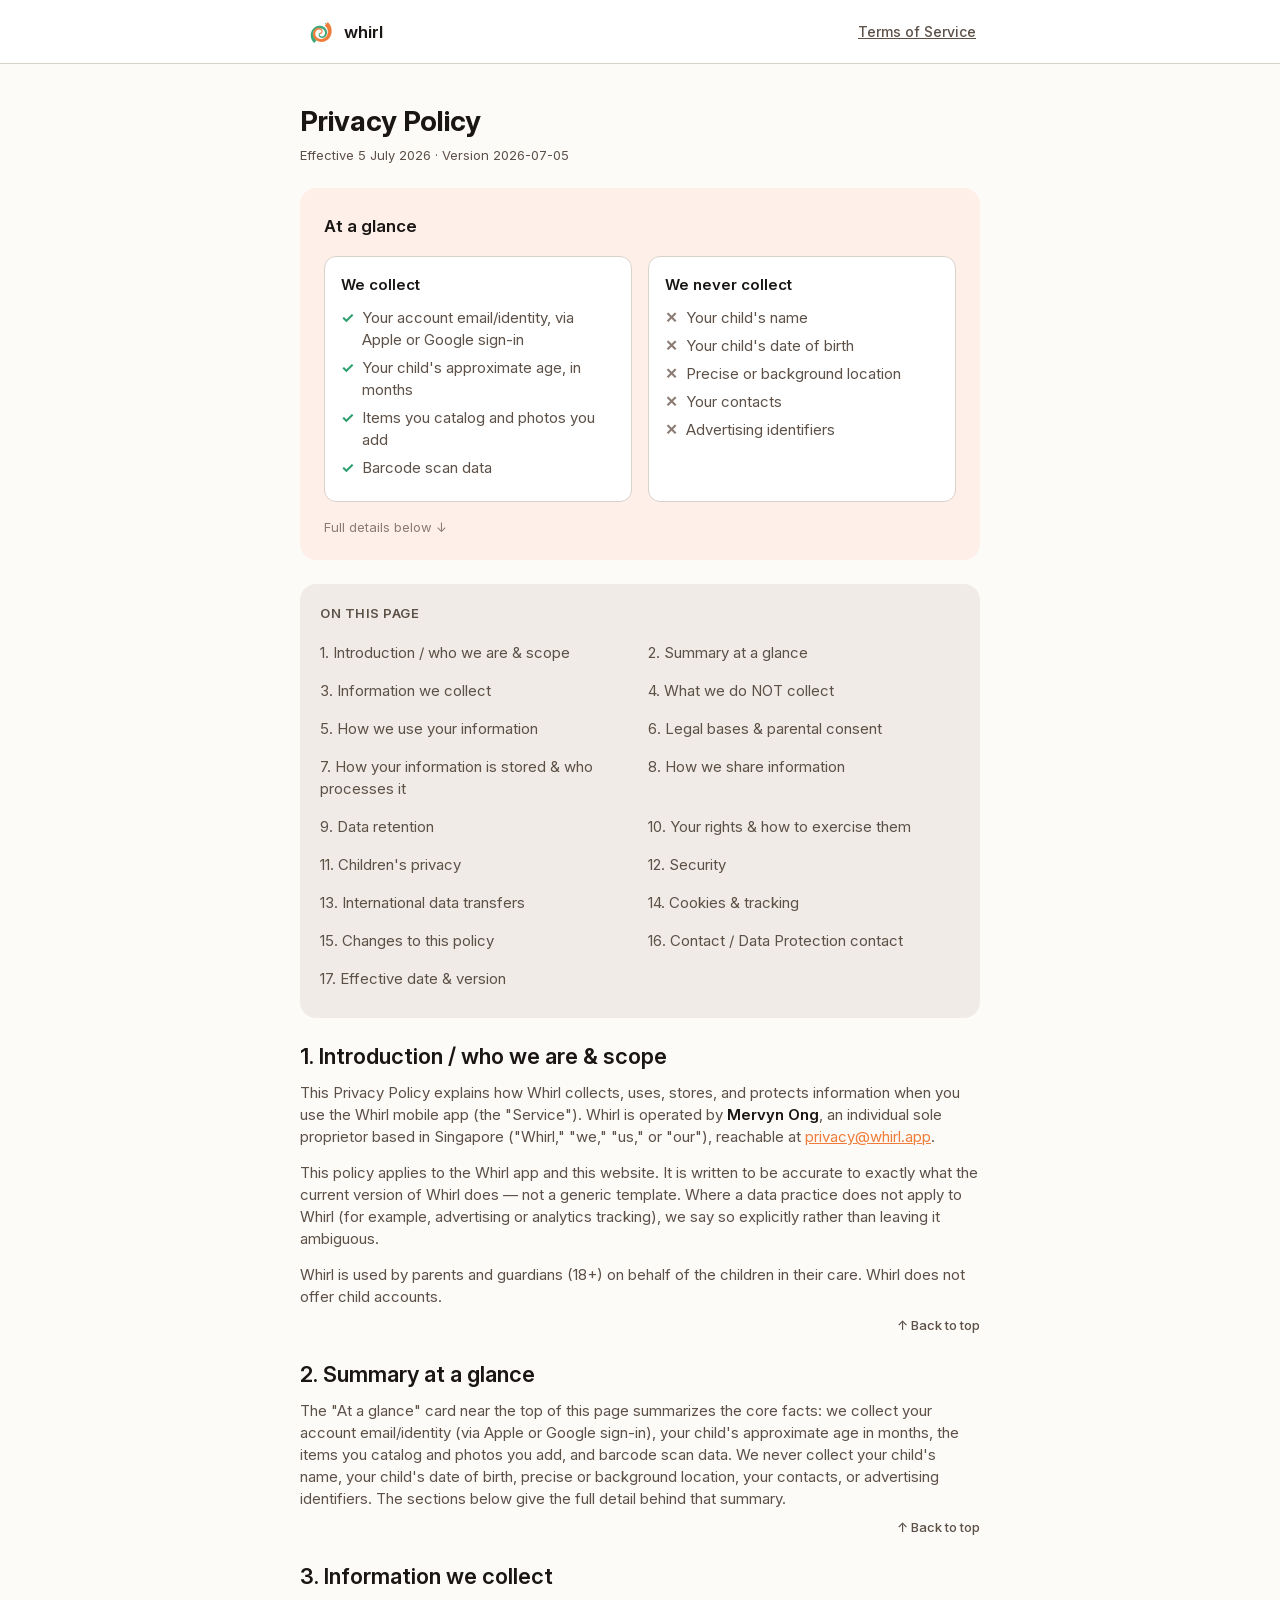
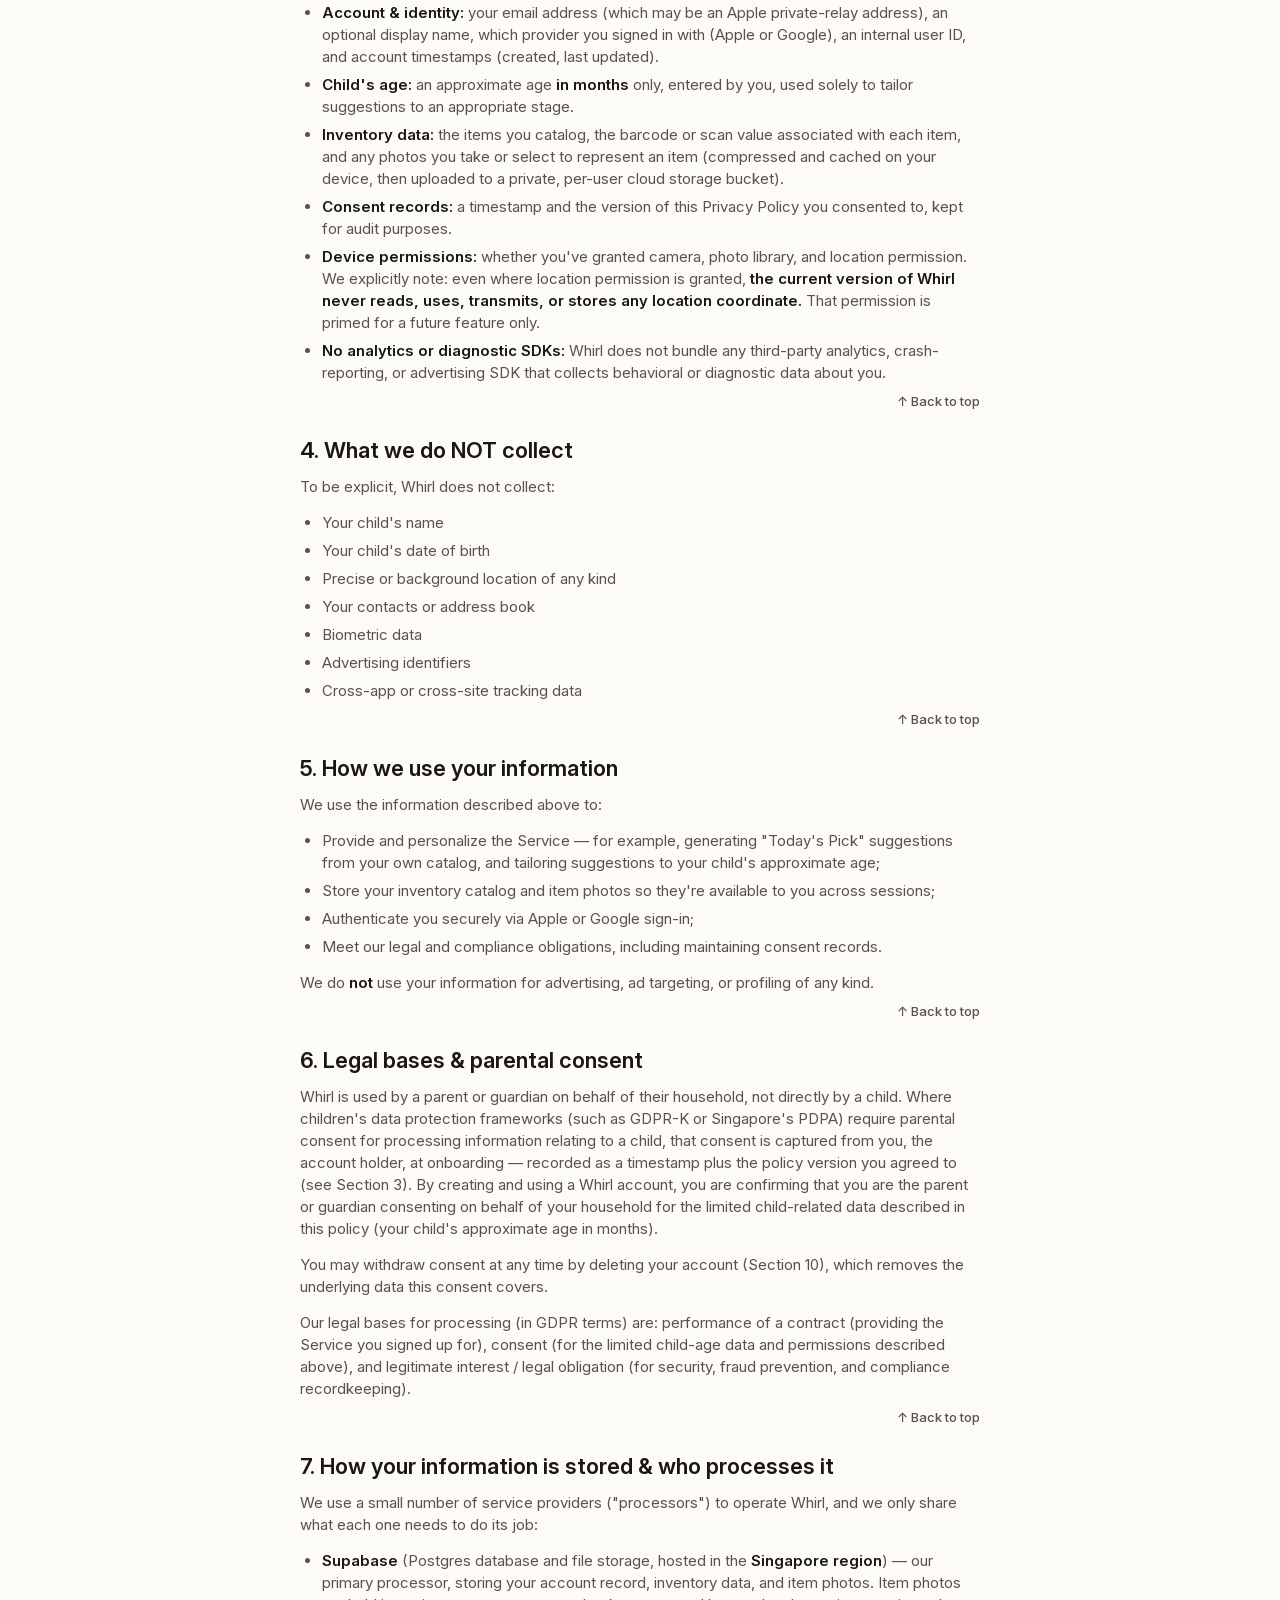
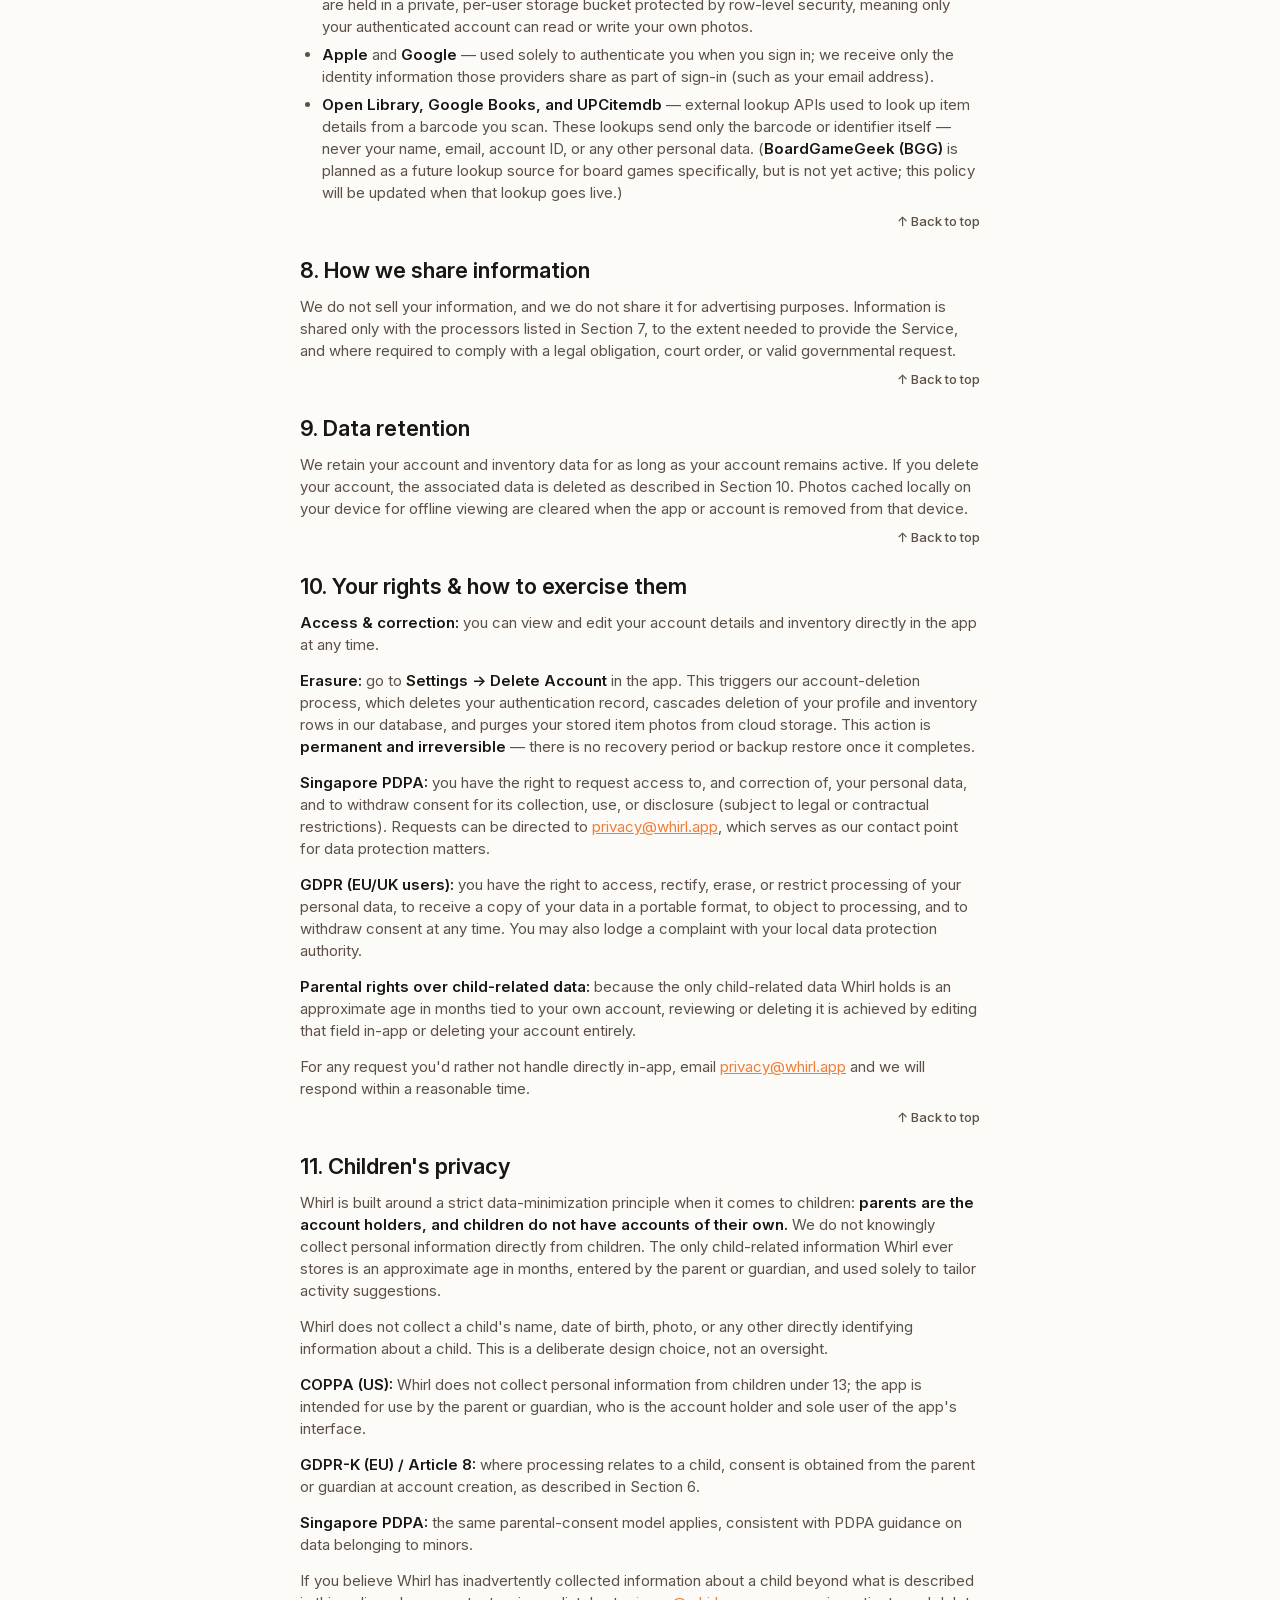
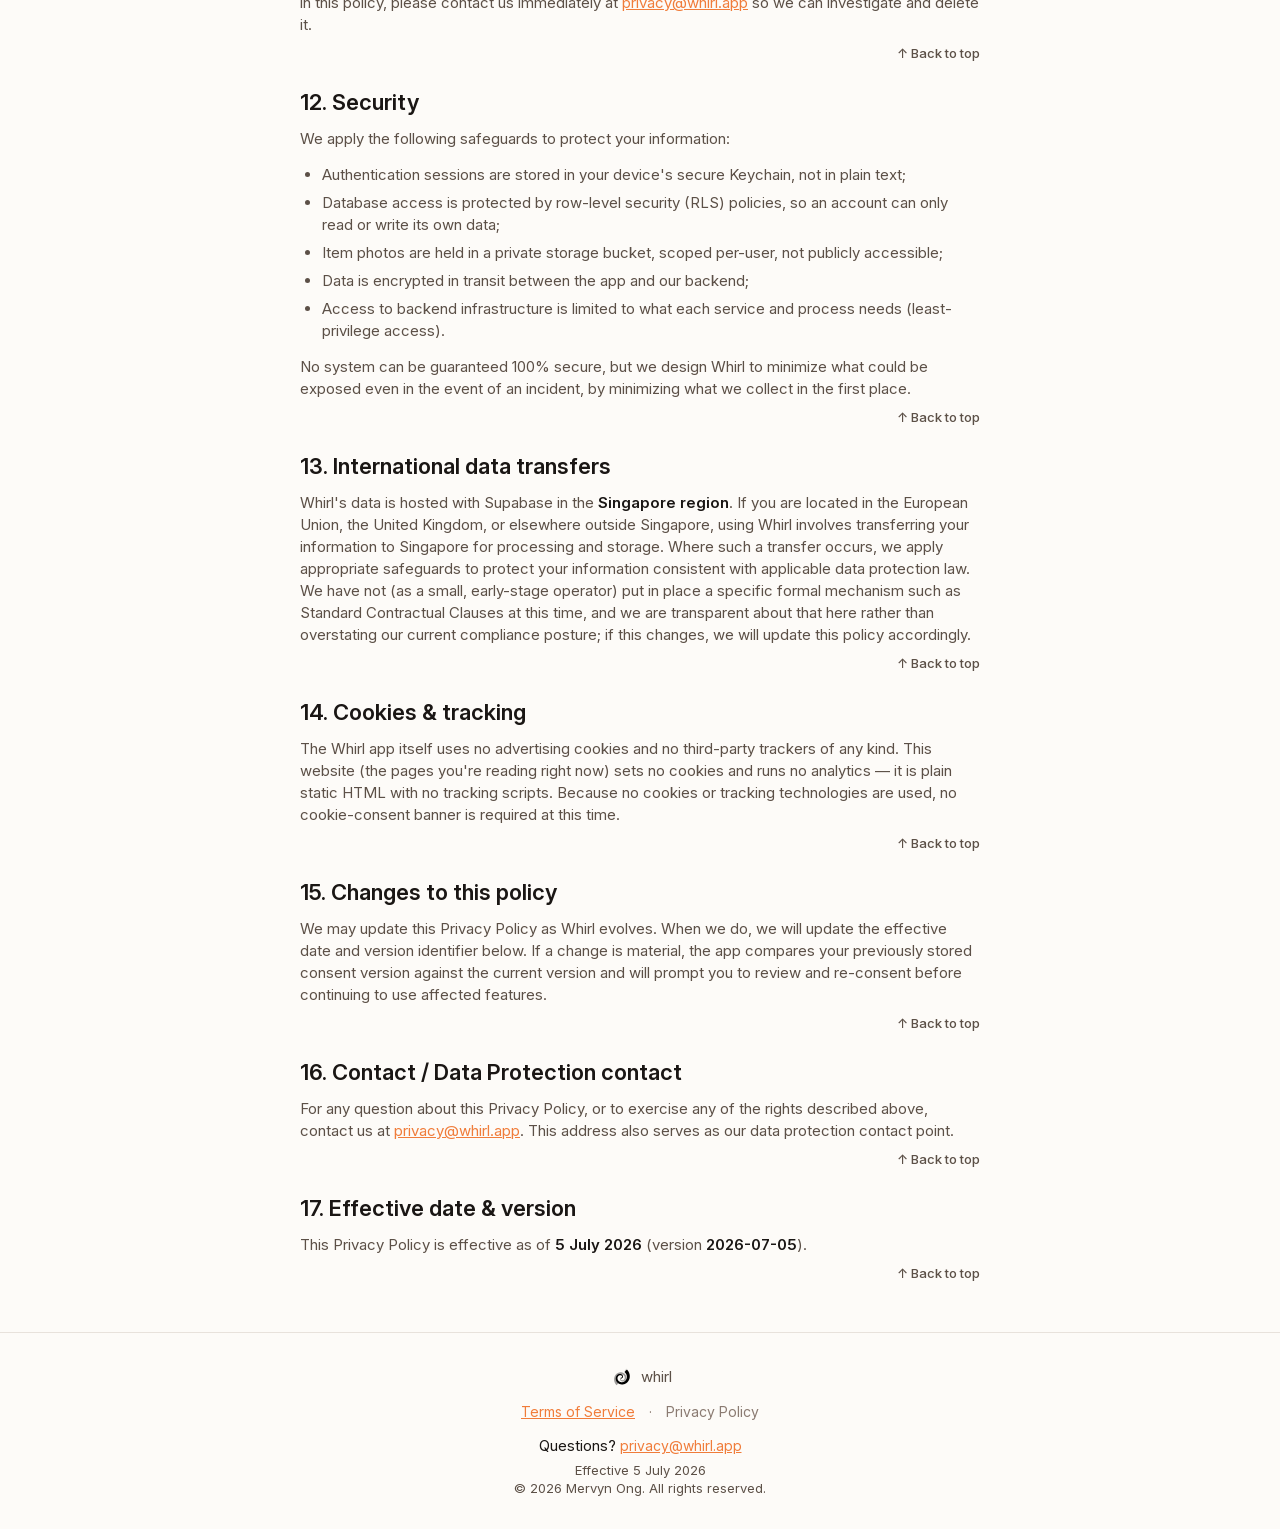
<file: privacy/index.html>
<!doctype html>
<html lang="en">
<head>
<meta charset="utf-8">
<meta name="viewport" content="width=device-width, initial-scale=1">
<title>Privacy Policy — Whirl</title>
<meta name="description" content="Privacy Policy for Whirl, explaining what data the app collects, why, and how parents can control it.">
<meta name="robots" content="index, follow">
<link rel="icon" href="../favicon.ico" sizes="any">
<link rel="icon" href="../assets/img/favicon.svg" type="image/svg+xml">
<link rel="apple-touch-icon" href="../assets/img/apple-touch-icon.png">
<link rel="stylesheet" href="../assets/css/legal.css">
</head>
<body class="wide">
<a class="skip-link" href="#main">Skip to content</a>

<header class="site-header">
  <div class="site-header__inner">
    <a class="brand-link" href="https://whirl.app">
      <img src="../assets/img/whirl-logo.svg" alt="" width="32" height="32">
      <span class="brand-link__word">whirl</span>
    </a>
    <a class="header-cross-link" href="/terms">
      <span class="full">Terms of Service</span>
      <span class="short">Terms</span>
    </a>
  </div>
</header>

<main id="main">
  <h1 id="top">Privacy Policy</h1>
  <p class="effective-date">Effective 5 July 2026 &middot; Version 2026-07-05</p>

  <div class="glance-card">
    <h2>At a glance</h2>
    <div class="glance-grid">
      <div class="glance-col glance-col--collect">
        <h3>We collect</h3>
        <ul>
          <li>Your account email/identity, via Apple or Google sign-in</li>
          <li>Your child's approximate age, in months</li>
          <li>Items you catalog and photos you add</li>
          <li>Barcode scan data</li>
        </ul>
      </div>
      <div class="glance-col glance-col--never">
        <h3>We never collect</h3>
        <ul>
          <li>Your child's name</li>
          <li>Your child's date of birth</li>
          <li>Precise or background location</li>
          <li>Your contacts</li>
          <li>Advertising identifiers</li>
        </ul>
      </div>
    </div>
    <p class="glance-card__footer caption">Full details below &darr;</p>
  </div>

  <nav class="toc-card" aria-label="Table of contents">
    <p class="toc-card__label">On this page</p>
    <ol class="toc-list">
      <li><a href="#introduction">1. Introduction / who we are &amp; scope</a></li>
      <li><a href="#summary">2. Summary at a glance</a></li>
      <li><a href="#information-we-collect">3. Information we collect</a></li>
      <li><a href="#what-we-dont-collect">4. What we do NOT collect</a></li>
      <li><a href="#how-we-use">5. How we use your information</a></li>
      <li><a href="#legal-bases">6. Legal bases &amp; parental consent</a></li>
      <li><a href="#storage-processors">7. How your information is stored &amp; who processes it</a></li>
      <li><a href="#sharing">8. How we share information</a></li>
      <li><a href="#retention">9. Data retention</a></li>
      <li><a href="#your-rights">10. Your rights &amp; how to exercise them</a></li>
      <li><a href="#childrens-privacy">11. Children's privacy</a></li>
      <li><a href="#security">12. Security</a></li>
      <li><a href="#international-transfers">13. International data transfers</a></li>
      <li><a href="#cookies">14. Cookies &amp; tracking</a></li>
      <li><a href="#changes">15. Changes to this policy</a></li>
      <li><a href="#contact">16. Contact / Data Protection contact</a></li>
      <li><a href="#effective-date">17. Effective date &amp; version</a></li>
    </ol>
  </nav>

  <section id="introduction">
    <h2>1. Introduction / who we are &amp; scope</h2>
    <p>This Privacy Policy explains how Whirl collects, uses, stores, and protects information when you use the Whirl mobile app (the "Service"). Whirl is operated by <strong>Mervyn Ong</strong>, an individual sole proprietor based in Singapore ("Whirl," "we," "us," or "our"), reachable at <a href="mailto:privacy@whirl.app">privacy@whirl.app</a>.</p>
    <p>This policy applies to the Whirl app and this website. It is written to be accurate to exactly what the current version of Whirl does &mdash; not a generic template. Where a data practice does not apply to Whirl (for example, advertising or analytics tracking), we say so explicitly rather than leaving it ambiguous.</p>
    <p>Whirl is used by parents and guardians (18+) on behalf of the children in their care. Whirl does not offer child accounts.</p>
    <a class="back-to-top" href="#top">&uarr; Back to top</a>
  </section>

  <section id="summary">
    <h2>2. Summary at a glance</h2>
    <p>The "At a glance" card near the top of this page summarizes the core facts: we collect your account email/identity (via Apple or Google sign-in), your child's approximate age in months, the items you catalog and photos you add, and barcode scan data. We never collect your child's name, your child's date of birth, precise or background location, your contacts, or advertising identifiers. The sections below give the full detail behind that summary.</p>
    <a class="back-to-top" href="#top">&uarr; Back to top</a>
  </section>

  <section id="information-we-collect">
    <h2>3. Information we collect</h2>
    <ul>
      <li><strong>Account &amp; identity:</strong> your email address (which may be an Apple private-relay address), an optional display name, which provider you signed in with (Apple or Google), an internal user ID, and account timestamps (created, last updated).</li>
      <li><strong>Child's age:</strong> an approximate age <strong>in months</strong> only, entered by you, used solely to tailor suggestions to an appropriate stage.</li>
      <li><strong>Inventory data:</strong> the items you catalog, the barcode or scan value associated with each item, and any photos you take or select to represent an item (compressed and cached on your device, then uploaded to a private, per-user cloud storage bucket).</li>
      <li><strong>Consent records:</strong> a timestamp and the version of this Privacy Policy you consented to, kept for audit purposes.</li>
      <li><strong>Device permissions:</strong> whether you've granted camera, photo library, and location permission. We explicitly note: even where location permission is granted, <strong>the current version of Whirl never reads, uses, transmits, or stores any location coordinate.</strong> That permission is primed for a future feature only.</li>
      <li><strong>No analytics or diagnostic SDKs:</strong> Whirl does not bundle any third-party analytics, crash-reporting, or advertising SDK that collects behavioral or diagnostic data about you.</li>
    </ul>
    <a class="back-to-top" href="#top">&uarr; Back to top</a>
  </section>

  <section id="what-we-dont-collect">
    <h2>4. What we do NOT collect</h2>
    <p>To be explicit, Whirl does not collect:</p>
    <ul>
      <li>Your child's name</li>
      <li>Your child's date of birth</li>
      <li>Precise or background location of any kind</li>
      <li>Your contacts or address book</li>
      <li>Biometric data</li>
      <li>Advertising identifiers</li>
      <li>Cross-app or cross-site tracking data</li>
    </ul>
    <a class="back-to-top" href="#top">&uarr; Back to top</a>
  </section>

  <section id="how-we-use">
    <h2>5. How we use your information</h2>
    <p>We use the information described above to:</p>
    <ul>
      <li>Provide and personalize the Service &mdash; for example, generating "Today's Pick" suggestions from your own catalog, and tailoring suggestions to your child's approximate age;</li>
      <li>Store your inventory catalog and item photos so they're available to you across sessions;</li>
      <li>Authenticate you securely via Apple or Google sign-in;</li>
      <li>Meet our legal and compliance obligations, including maintaining consent records.</li>
    </ul>
    <p>We do <strong>not</strong> use your information for advertising, ad targeting, or profiling of any kind.</p>
    <a class="back-to-top" href="#top">&uarr; Back to top</a>
  </section>

  <section id="legal-bases">
    <h2>6. Legal bases &amp; parental consent</h2>
    <p>Whirl is used by a parent or guardian on behalf of their household, not directly by a child. Where children's data protection frameworks (such as GDPR-K or Singapore's PDPA) require parental consent for processing information relating to a child, that consent is captured from you, the account holder, at onboarding &mdash; recorded as a timestamp plus the policy version you agreed to (see Section 3). By creating and using a Whirl account, you are confirming that you are the parent or guardian consenting on behalf of your household for the limited child-related data described in this policy (your child's approximate age in months).</p>
    <p>You may withdraw consent at any time by deleting your account (Section 10), which removes the underlying data this consent covers.</p>
    <p>Our legal bases for processing (in GDPR terms) are: performance of a contract (providing the Service you signed up for), consent (for the limited child-age data and permissions described above), and legitimate interest / legal obligation (for security, fraud prevention, and compliance recordkeeping).</p>
    <a class="back-to-top" href="#top">&uarr; Back to top</a>
  </section>

  <section id="storage-processors">
    <h2>7. How your information is stored &amp; who processes it</h2>
    <p>We use a small number of service providers ("processors") to operate Whirl, and we only share what each one needs to do its job:</p>
    <ul>
      <li><strong>Supabase</strong> (Postgres database and file storage, hosted in the <strong>Singapore region</strong>) &mdash; our primary processor, storing your account record, inventory data, and item photos. Item photos are held in a private, per-user storage bucket protected by row-level security, meaning only your authenticated account can read or write your own photos.</li>
      <li><strong>Apple</strong> and <strong>Google</strong> &mdash; used solely to authenticate you when you sign in; we receive only the identity information those providers share as part of sign-in (such as your email address).</li>
      <li><strong>Open Library, Google Books, and UPCitemdb</strong> &mdash; external lookup APIs used to look up item details from a barcode you scan. These lookups send only the barcode or identifier itself &mdash; never your name, email, account ID, or any other personal data. (<strong>BoardGameGeek (BGG)</strong> is planned as a future lookup source for board games specifically, but is not yet active; this policy will be updated when that lookup goes live.)</li>
    </ul>
    <a class="back-to-top" href="#top">&uarr; Back to top</a>
  </section>

  <section id="sharing">
    <h2>8. How we share information</h2>
    <p>We do not sell your information, and we do not share it for advertising purposes. Information is shared only with the processors listed in Section 7, to the extent needed to provide the Service, and where required to comply with a legal obligation, court order, or valid governmental request.</p>
    <a class="back-to-top" href="#top">&uarr; Back to top</a>
  </section>

  <section id="retention">
    <h2>9. Data retention</h2>
    <p>We retain your account and inventory data for as long as your account remains active. If you delete your account, the associated data is deleted as described in Section 10. Photos cached locally on your device for offline viewing are cleared when the app or account is removed from that device.</p>
    <a class="back-to-top" href="#top">&uarr; Back to top</a>
  </section>

  <section id="your-rights">
    <h2>10. Your rights &amp; how to exercise them</h2>
    <p><strong>Access &amp; correction:</strong> you can view and edit your account details and inventory directly in the app at any time.</p>
    <p><strong>Erasure:</strong> go to <strong>Settings &rarr; Delete Account</strong> in the app. This triggers our account-deletion process, which deletes your authentication record, cascades deletion of your profile and inventory rows in our database, and purges your stored item photos from cloud storage. This action is <strong>permanent and irreversible</strong> &mdash; there is no recovery period or backup restore once it completes.</p>
    <p><strong>Singapore PDPA:</strong> you have the right to request access to, and correction of, your personal data, and to withdraw consent for its collection, use, or disclosure (subject to legal or contractual restrictions). Requests can be directed to <a href="mailto:privacy@whirl.app">privacy@whirl.app</a>, which serves as our contact point for data protection matters.</p>
    <p><strong>GDPR (EU/UK users):</strong> you have the right to access, rectify, erase, or restrict processing of your personal data, to receive a copy of your data in a portable format, to object to processing, and to withdraw consent at any time. You may also lodge a complaint with your local data protection authority.</p>
    <p><strong>Parental rights over child-related data:</strong> because the only child-related data Whirl holds is an approximate age in months tied to your own account, reviewing or deleting it is achieved by editing that field in-app or deleting your account entirely.</p>
    <p>For any request you'd rather not handle directly in-app, email <a href="mailto:privacy@whirl.app">privacy@whirl.app</a> and we will respond within a reasonable time.</p>
    <a class="back-to-top" href="#top">&uarr; Back to top</a>
  </section>

  <section id="childrens-privacy">
    <h2>11. Children's privacy</h2>
    <p>Whirl is built around a strict data-minimization principle when it comes to children: <strong>parents are the account holders, and children do not have accounts of their own.</strong> We do not knowingly collect personal information directly from children. The only child-related information Whirl ever stores is an approximate age in months, entered by the parent or guardian, and used solely to tailor activity suggestions.</p>
    <p>Whirl does not collect a child's name, date of birth, photo, or any other directly identifying information about a child. This is a deliberate design choice, not an oversight.</p>
    <p><strong>COPPA (US):</strong> Whirl does not collect personal information from children under 13; the app is intended for use by the parent or guardian, who is the account holder and sole user of the app's interface.</p>
    <p><strong>GDPR-K (EU) / Article 8:</strong> where processing relates to a child, consent is obtained from the parent or guardian at account creation, as described in Section 6.</p>
    <p><strong>Singapore PDPA:</strong> the same parental-consent model applies, consistent with PDPA guidance on data belonging to minors.</p>
    <p>If you believe Whirl has inadvertently collected information about a child beyond what is described in this policy, please contact us immediately at <a href="mailto:privacy@whirl.app">privacy@whirl.app</a> so we can investigate and delete it.</p>
    <a class="back-to-top" href="#top">&uarr; Back to top</a>
  </section>

  <section id="security">
    <h2>12. Security</h2>
    <p>We apply the following safeguards to protect your information:</p>
    <ul>
      <li>Authentication sessions are stored in your device's secure Keychain, not in plain text;</li>
      <li>Database access is protected by row-level security (RLS) policies, so an account can only read or write its own data;</li>
      <li>Item photos are held in a private storage bucket, scoped per-user, not publicly accessible;</li>
      <li>Data is encrypted in transit between the app and our backend;</li>
      <li>Access to backend infrastructure is limited to what each service and process needs (least-privilege access).</li>
    </ul>
    <p>No system can be guaranteed 100% secure, but we design Whirl to minimize what could be exposed even in the event of an incident, by minimizing what we collect in the first place.</p>
    <a class="back-to-top" href="#top">&uarr; Back to top</a>
  </section>

  <section id="international-transfers">
    <h2>13. International data transfers</h2>
    <p>Whirl's data is hosted with Supabase in the <strong>Singapore region</strong>. If you are located in the European Union, the United Kingdom, or elsewhere outside Singapore, using Whirl involves transferring your information to Singapore for processing and storage. Where such a transfer occurs, we apply appropriate safeguards to protect your information consistent with applicable data protection law. We have not (as a small, early-stage operator) put in place a specific formal mechanism such as Standard Contractual Clauses at this time, and we are transparent about that here rather than overstating our current compliance posture; if this changes, we will update this policy accordingly.</p>
    <a class="back-to-top" href="#top">&uarr; Back to top</a>
  </section>

  <section id="cookies">
    <h2>14. Cookies &amp; tracking</h2>
    <p>The Whirl app itself uses no advertising cookies and no third-party trackers of any kind. This website (the pages you're reading right now) sets no cookies and runs no analytics &mdash; it is plain static HTML with no tracking scripts. Because no cookies or tracking technologies are used, no cookie-consent banner is required at this time.</p>
    <a class="back-to-top" href="#top">&uarr; Back to top</a>
  </section>

  <section id="changes">
    <h2>15. Changes to this policy</h2>
    <p>We may update this Privacy Policy as Whirl evolves. When we do, we will update the effective date and version identifier below. If a change is material, the app compares your previously stored consent version against the current version and will prompt you to review and re-consent before continuing to use affected features.</p>
    <a class="back-to-top" href="#top">&uarr; Back to top</a>
  </section>

  <section id="contact">
    <h2>16. Contact / Data Protection contact</h2>
    <p>For any question about this Privacy Policy, or to exercise any of the rights described above, contact us at <a href="mailto:privacy@whirl.app">privacy@whirl.app</a>. This address also serves as our data protection contact point.</p>
    <a class="back-to-top" href="#top">&uarr; Back to top</a>
  </section>

  <section id="effective-date">
    <h2>17. Effective date &amp; version</h2>
    <p>This Privacy Policy is effective as of <strong>5 July 2026</strong> (version <strong>2026-07-05</strong>).</p>
    <a class="back-to-top" href="#top">&uarr; Back to top</a>
  </section>
</main>

<footer class="site-footer">
  <div class="site-footer__inner">
    <div class="footer-row">
      <a class="footer-brand" href="https://whirl.app">
        <img src="../assets/img/whirl-logo-mono.svg" alt="" width="24" height="24">
        <span>whirl</span>
      </a>
    </div>
    <div class="footer-row footer-links">
      <a href="/terms">Terms of Service</a>
      <span class="dot">&middot;</span>
      <span>Privacy Policy</span>
    </div>
    <div class="footer-row footer-contact">
      <span>Questions? <a href="mailto:privacy@whirl.app">privacy@whirl.app</a></span>
    </div>
    <p class="footer-fineprint">Effective 5 July 2026<br>&copy; 2026 Mervyn Ong. All rights reserved.</p>
  </div>
</footer>

</body>
</html>
</file>
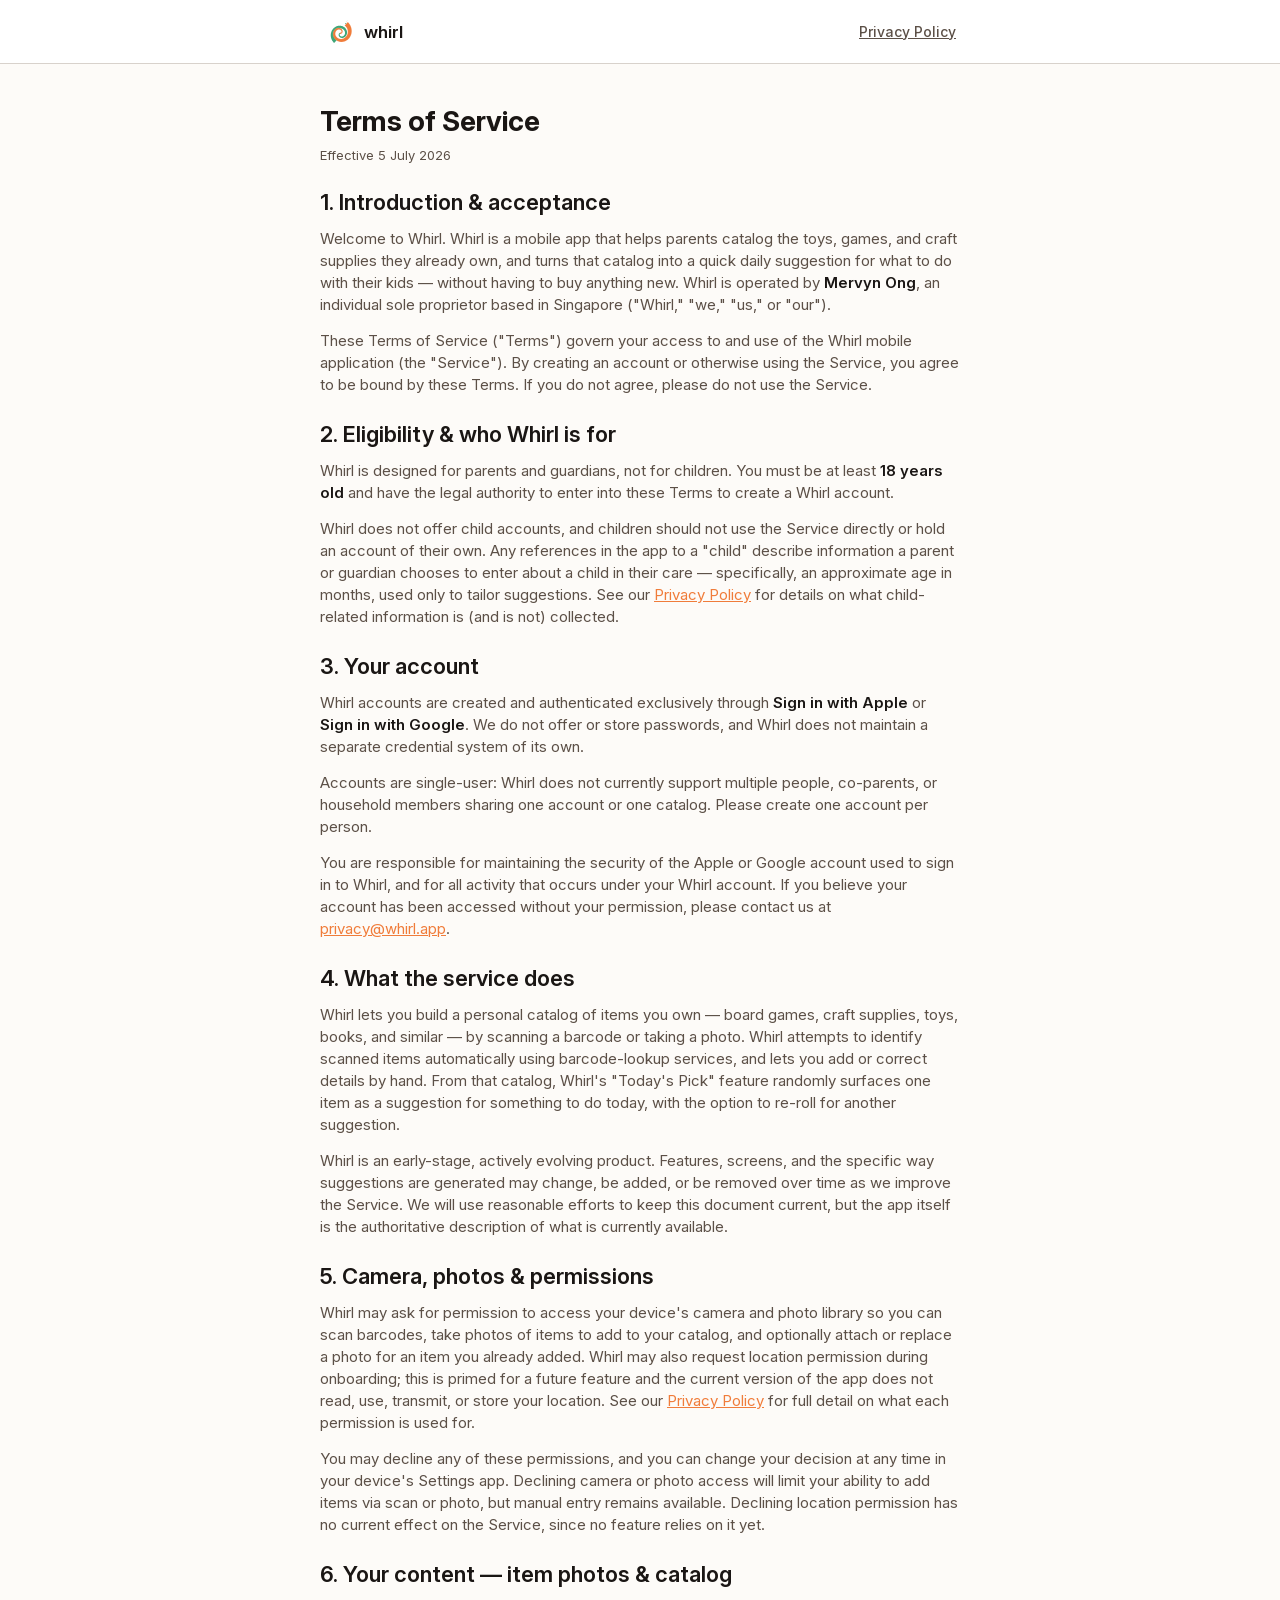
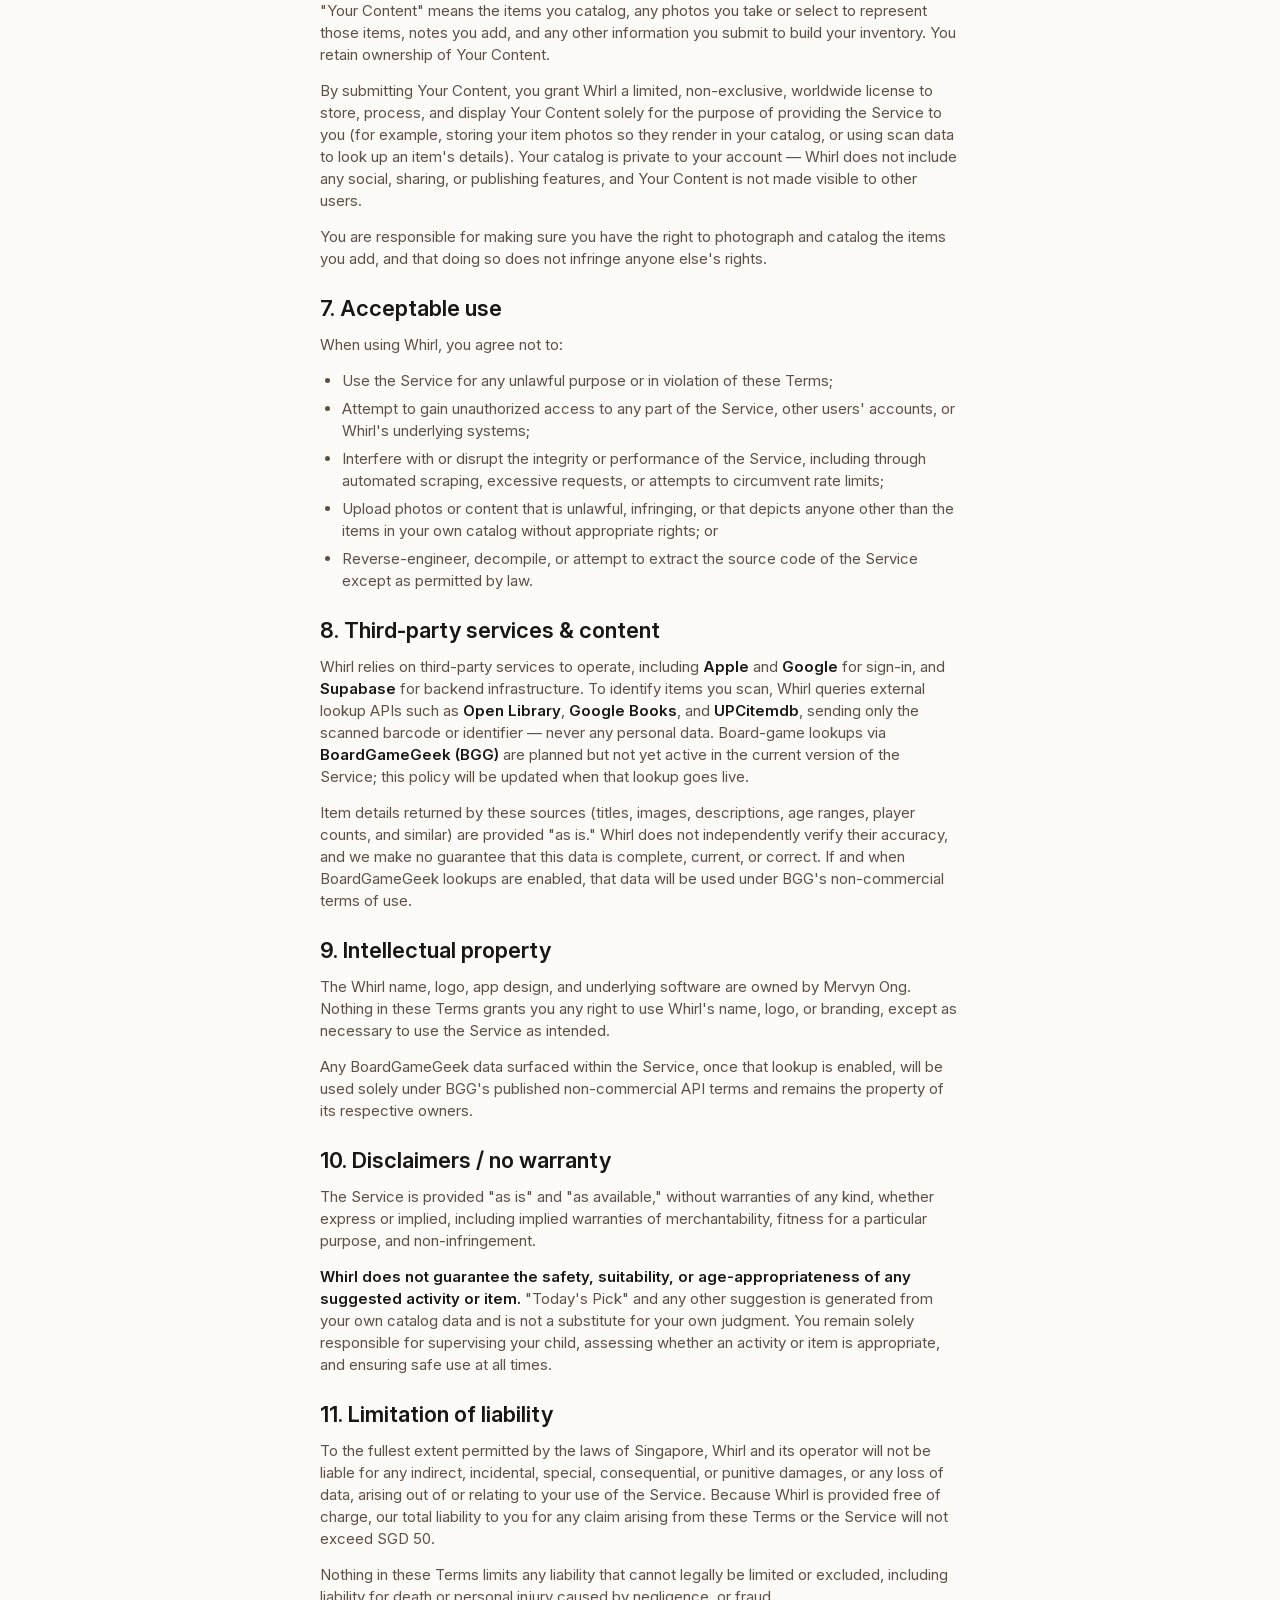
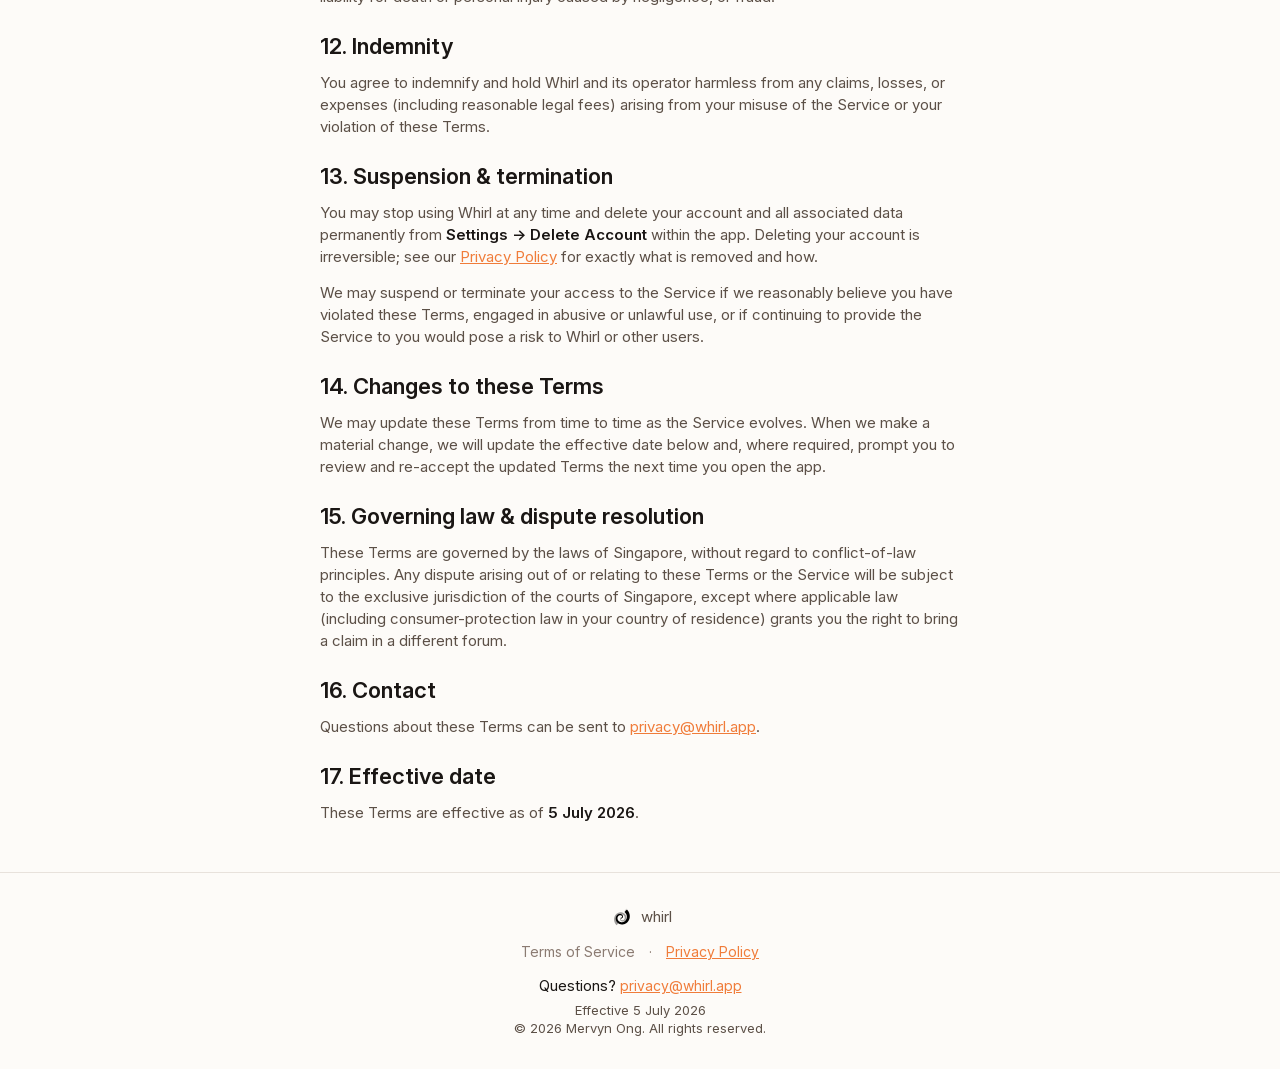
<file: terms/index.html>
<!doctype html>
<html lang="en">
<head>
<meta charset="utf-8">
<meta name="viewport" content="width=device-width, initial-scale=1">
<title>Terms of Service — Whirl</title>
<meta name="description" content="Terms of Service for Whirl, the app that helps parents catalog what they own and decide what to do today.">
<meta name="robots" content="index, follow">
<link rel="icon" href="../favicon.ico" sizes="any">
<link rel="icon" href="../assets/img/favicon.svg" type="image/svg+xml">
<link rel="apple-touch-icon" href="../assets/img/apple-touch-icon.png">
<link rel="stylesheet" href="../assets/css/legal.css">
</head>
<body>
<a class="skip-link" href="#main">Skip to content</a>

<header class="site-header">
  <div class="site-header__inner">
    <a class="brand-link" href="https://whirl.app">
      <img src="../assets/img/whirl-logo.svg" alt="" width="32" height="32">
      <span class="brand-link__word">whirl</span>
    </a>
    <a class="header-cross-link" href="/privacy">
      <span class="full">Privacy Policy</span>
      <span class="short">Privacy</span>
    </a>
  </div>
</header>

<main id="main">
  <h1 id="top">Terms of Service</h1>
  <p class="effective-date">Effective 5 July 2026</p>

  <section id="introduction">
    <h2>1. Introduction &amp; acceptance</h2>
    <p>Welcome to Whirl. Whirl is a mobile app that helps parents catalog the toys, games, and craft supplies they already own, and turns that catalog into a quick daily suggestion for what to do with their kids &mdash; without having to buy anything new. Whirl is operated by <strong>Mervyn Ong</strong>, an individual sole proprietor based in Singapore ("Whirl," "we," "us," or "our").</p>
    <p>These Terms of Service ("Terms") govern your access to and use of the Whirl mobile application (the "Service"). By creating an account or otherwise using the Service, you agree to be bound by these Terms. If you do not agree, please do not use the Service.</p>
  </section>

  <section id="eligibility">
    <h2>2. Eligibility &amp; who Whirl is for</h2>
    <p>Whirl is designed for parents and guardians, not for children. You must be at least <strong>18 years old</strong> and have the legal authority to enter into these Terms to create a Whirl account.</p>
    <p>Whirl does not offer child accounts, and children should not use the Service directly or hold an account of their own. Any references in the app to a "child" describe information a parent or guardian chooses to enter about a child in their care &mdash; specifically, an approximate age in months, used only to tailor suggestions. See our <a href="/privacy">Privacy Policy</a> for details on what child-related information is (and is not) collected.</p>
  </section>

  <section id="your-account">
    <h2>3. Your account</h2>
    <p>Whirl accounts are created and authenticated exclusively through <strong>Sign in with Apple</strong> or <strong>Sign in with Google</strong>. We do not offer or store passwords, and Whirl does not maintain a separate credential system of its own.</p>
    <p>Accounts are single-user: Whirl does not currently support multiple people, co-parents, or household members sharing one account or one catalog. Please create one account per person.</p>
    <p>You are responsible for maintaining the security of the Apple or Google account used to sign in to Whirl, and for all activity that occurs under your Whirl account. If you believe your account has been accessed without your permission, please contact us at <a href="mailto:privacy@whirl.app">privacy@whirl.app</a>.</p>
  </section>

  <section id="what-the-service-does">
    <h2>4. What the service does</h2>
    <p>Whirl lets you build a personal catalog of items you own &mdash; board games, craft supplies, toys, books, and similar &mdash; by scanning a barcode or taking a photo. Whirl attempts to identify scanned items automatically using barcode-lookup services, and lets you add or correct details by hand. From that catalog, Whirl's "Today's Pick" feature randomly surfaces one item as a suggestion for something to do today, with the option to re-roll for another suggestion.</p>
    <p>Whirl is an early-stage, actively evolving product. Features, screens, and the specific way suggestions are generated may change, be added, or be removed over time as we improve the Service. We will use reasonable efforts to keep this document current, but the app itself is the authoritative description of what is currently available.</p>
  </section>

  <section id="permissions">
    <h2>5. Camera, photos &amp; permissions</h2>
    <p>Whirl may ask for permission to access your device's camera and photo library so you can scan barcodes, take photos of items to add to your catalog, and optionally attach or replace a photo for an item you already added. Whirl may also request location permission during onboarding; this is primed for a future feature and the current version of the app does not read, use, transmit, or store your location. See our <a href="/privacy">Privacy Policy</a> for full detail on what each permission is used for.</p>
    <p>You may decline any of these permissions, and you can change your decision at any time in your device's Settings app. Declining camera or photo access will limit your ability to add items via scan or photo, but manual entry remains available. Declining location permission has no current effect on the Service, since no feature relies on it yet.</p>
  </section>

  <section id="your-content">
    <h2>6. Your content — item photos &amp; catalog</h2>
    <p>"Your Content" means the items you catalog, any photos you take or select to represent those items, notes you add, and any other information you submit to build your inventory. You retain ownership of Your Content.</p>
    <p>By submitting Your Content, you grant Whirl a limited, non-exclusive, worldwide license to store, process, and display Your Content solely for the purpose of providing the Service to you (for example, storing your item photos so they render in your catalog, or using scan data to look up an item's details). Your catalog is private to your account &mdash; Whirl does not include any social, sharing, or publishing features, and Your Content is not made visible to other users.</p>
    <p>You are responsible for making sure you have the right to photograph and catalog the items you add, and that doing so does not infringe anyone else's rights.</p>
  </section>

  <section id="acceptable-use">
    <h2>7. Acceptable use</h2>
    <p>When using Whirl, you agree not to:</p>
    <ul>
      <li>Use the Service for any unlawful purpose or in violation of these Terms;</li>
      <li>Attempt to gain unauthorized access to any part of the Service, other users' accounts, or Whirl's underlying systems;</li>
      <li>Interfere with or disrupt the integrity or performance of the Service, including through automated scraping, excessive requests, or attempts to circumvent rate limits;</li>
      <li>Upload photos or content that is unlawful, infringing, or that depicts anyone other than the items in your own catalog without appropriate rights; or</li>
      <li>Reverse-engineer, decompile, or attempt to extract the source code of the Service except as permitted by law.</li>
    </ul>
  </section>

  <section id="third-party">
    <h2>8. Third-party services &amp; content</h2>
    <p>Whirl relies on third-party services to operate, including <strong>Apple</strong> and <strong>Google</strong> for sign-in, and <strong>Supabase</strong> for backend infrastructure. To identify items you scan, Whirl queries external lookup APIs such as <strong>Open Library</strong>, <strong>Google Books</strong>, and <strong>UPCitemdb</strong>, sending only the scanned barcode or identifier &mdash; never any personal data. Board-game lookups via <strong>BoardGameGeek (BGG)</strong> are planned but not yet active in the current version of the Service; this policy will be updated when that lookup goes live.</p>
    <p>Item details returned by these sources (titles, images, descriptions, age ranges, player counts, and similar) are provided "as is." Whirl does not independently verify their accuracy, and we make no guarantee that this data is complete, current, or correct. If and when BoardGameGeek lookups are enabled, that data will be used under BGG's non-commercial terms of use.</p>
  </section>

  <section id="intellectual-property">
    <h2>9. Intellectual property</h2>
    <p>The Whirl name, logo, app design, and underlying software are owned by Mervyn Ong. Nothing in these Terms grants you any right to use Whirl's name, logo, or branding, except as necessary to use the Service as intended.</p>
    <p>Any BoardGameGeek data surfaced within the Service, once that lookup is enabled, will be used solely under BGG's published non-commercial API terms and remains the property of its respective owners.</p>
  </section>

  <section id="disclaimers">
    <h2>10. Disclaimers / no warranty</h2>
    <p>The Service is provided "as is" and "as available," without warranties of any kind, whether express or implied, including implied warranties of merchantability, fitness for a particular purpose, and non-infringement.</p>
    <p><strong>Whirl does not guarantee the safety, suitability, or age-appropriateness of any suggested activity or item.</strong> "Today's Pick" and any other suggestion is generated from your own catalog data and is not a substitute for your own judgment. You remain solely responsible for supervising your child, assessing whether an activity or item is appropriate, and ensuring safe use at all times.</p>
  </section>

  <section id="liability">
    <h2>11. Limitation of liability</h2>
    <p>To the fullest extent permitted by the laws of Singapore, Whirl and its operator will not be liable for any indirect, incidental, special, consequential, or punitive damages, or any loss of data, arising out of or relating to your use of the Service. Because Whirl is provided free of charge, our total liability to you for any claim arising from these Terms or the Service will not exceed SGD 50.</p>
    <p>Nothing in these Terms limits any liability that cannot legally be limited or excluded, including liability for death or personal injury caused by negligence, or fraud.</p>
  </section>

  <section id="indemnity">
    <h2>12. Indemnity</h2>
    <p>You agree to indemnify and hold Whirl and its operator harmless from any claims, losses, or expenses (including reasonable legal fees) arising from your misuse of the Service or your violation of these Terms.</p>
  </section>

  <section id="suspension-termination">
    <h2>13. Suspension &amp; termination</h2>
    <p>You may stop using Whirl at any time and delete your account and all associated data permanently from <strong>Settings &rarr; Delete Account</strong> within the app. Deleting your account is irreversible; see our <a href="/privacy">Privacy Policy</a> for exactly what is removed and how.</p>
    <p>We may suspend or terminate your access to the Service if we reasonably believe you have violated these Terms, engaged in abusive or unlawful use, or if continuing to provide the Service to you would pose a risk to Whirl or other users.</p>
  </section>

  <section id="changes-to-terms">
    <h2>14. Changes to these Terms</h2>
    <p>We may update these Terms from time to time as the Service evolves. When we make a material change, we will update the effective date below and, where required, prompt you to review and re-accept the updated Terms the next time you open the app.</p>
  </section>

  <section id="governing-law">
    <h2>15. Governing law &amp; dispute resolution</h2>
    <p>These Terms are governed by the laws of Singapore, without regard to conflict-of-law principles. Any dispute arising out of or relating to these Terms or the Service will be subject to the exclusive jurisdiction of the courts of Singapore, except where applicable law (including consumer-protection law in your country of residence) grants you the right to bring a claim in a different forum.</p>
  </section>

  <section id="contact">
    <h2>16. Contact</h2>
    <p>Questions about these Terms can be sent to <a href="mailto:privacy@whirl.app">privacy@whirl.app</a>.</p>
  </section>

  <section id="effective-date">
    <h2>17. Effective date</h2>
    <p>These Terms are effective as of <strong>5 July 2026</strong>.</p>
  </section>
</main>

<footer class="site-footer">
  <div class="site-footer__inner">
    <div class="footer-row">
      <a class="footer-brand" href="https://whirl.app">
        <img src="../assets/img/whirl-logo-mono.svg" alt="" width="24" height="24">
        <span>whirl</span>
      </a>
    </div>
    <div class="footer-row footer-links">
      <span>Terms of Service</span>
      <span class="dot">&middot;</span>
      <a href="/privacy">Privacy Policy</a>
    </div>
    <div class="footer-row footer-contact">
      <span>Questions? <a href="mailto:privacy@whirl.app">privacy@whirl.app</a></span>
    </div>
    <p class="footer-fineprint">Effective 5 July 2026<br>&copy; 2026 Mervyn Ong. All rights reserved.</p>
  </div>
</footer>

</body>
</html>
</file>
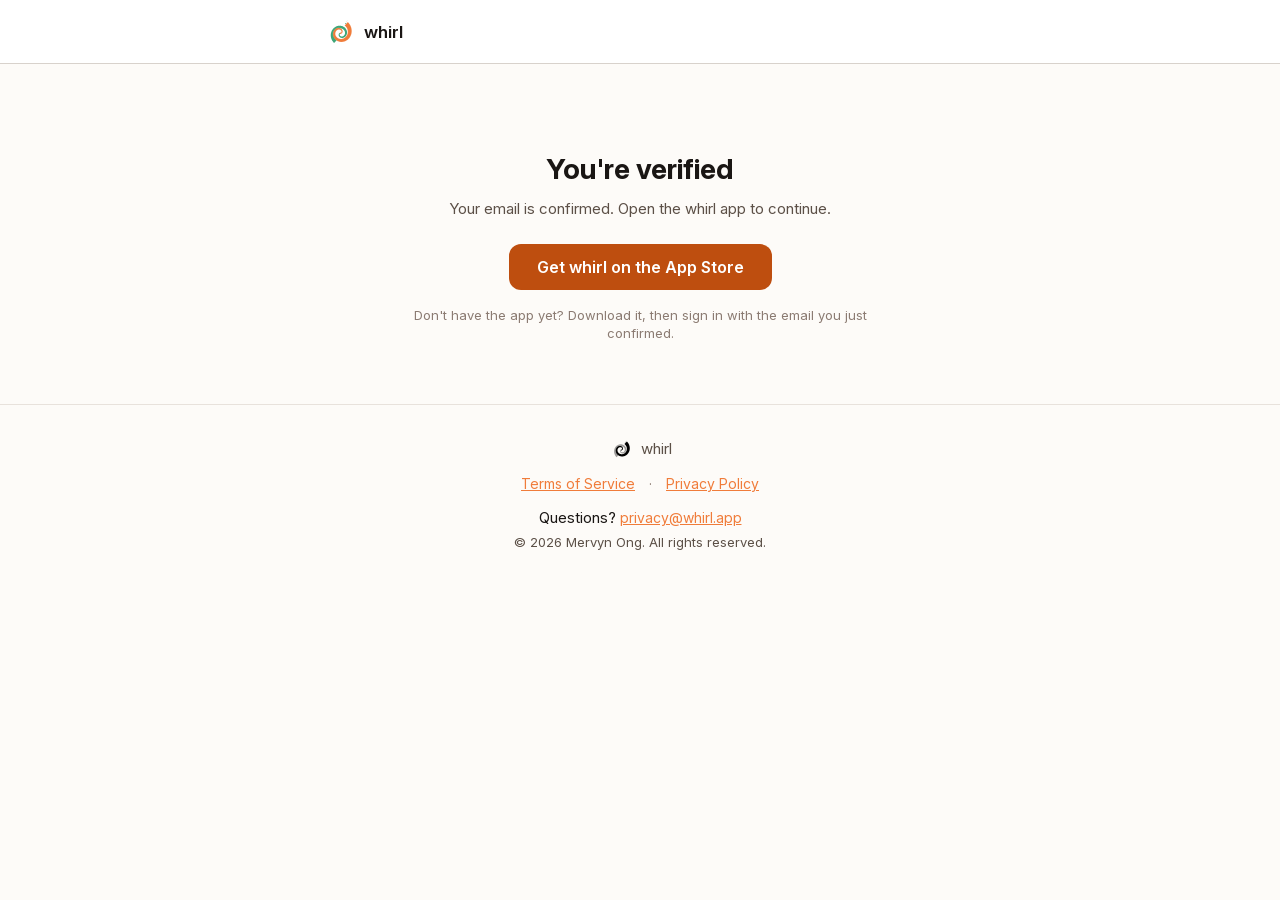
<file: auth/confirm-email/index.html>
<!doctype html>
<html lang="en">
<head>
<meta charset="utf-8">
<meta name="viewport" content="width=device-width, initial-scale=1">
<title>Confirm your email — Whirl</title>
<meta name="description" content="Finish confirming your Whirl account and return to the app.">
<meta name="robots" content="noindex, nofollow">
<meta name="referrer" content="no-referrer">
<link rel="icon" href="../../favicon.ico" sizes="any">
<link rel="icon" href="../../assets/img/favicon.svg" type="image/svg+xml">
<link rel="apple-touch-icon" href="../../assets/img/apple-touch-icon.png">
<link rel="stylesheet" href="../../assets/css/legal.css">
</head>
<body>
<a class="skip-link" href="#main">Skip to content</a>

<header class="site-header">
  <div class="site-header__inner">
    <a class="brand-link" href="https://whirl.app">
      <img src="../../assets/img/whirl-logo.svg" alt="" width="32" height="32">
      <span class="brand-link__word">whirl</span>
    </a>
  </div>
</header>

<main id="main">
  <div class="auth-bridge" id="auth-bridge">
    <div id="auth-bridge-success">
      <h1>You're verified</h1>
      <p>Your email is confirmed. Open the whirl app to continue.</p>
      <div class="auth-bridge__actions">
        <!-- PLACEHOLDER: replace with the real App Store listing URL once whirl is submitted/live. -->
        <a class="btn-primary" href="https://apps.apple.com/app/id0000000000">Get whirl on the App Store</a>
      </div>
      <p class="caption">Don't have the app yet? Download it, then sign in with the email you just confirmed.</p>
    </div>
    <div id="auth-bridge-error" hidden>
      <h1>This link may have expired</h1>
      <p>This confirmation link looks expired or already used. If you're setting up whirl for the first time, try requesting a new confirmation email from the app.</p>
      <div class="auth-bridge__actions">
        <!-- PLACEHOLDER: replace with the real App Store listing URL once whirl is submitted/live. -->
        <a class="btn-primary" href="https://apps.apple.com/app/id0000000000">Get whirl on the App Store</a>
      </div>
    </div>
  </div>
</main>

<footer class="site-footer">
  <div class="site-footer__inner">
    <div class="footer-row">
      <a class="footer-brand" href="https://whirl.app">
        <img src="../../assets/img/whirl-logo-mono.svg" alt="" width="24" height="24">
        <span>whirl</span>
      </a>
    </div>
    <div class="footer-row footer-links">
      <a href="/terms">Terms of Service</a>
      <span class="dot">&middot;</span>
      <a href="/privacy">Privacy Policy</a>
    </div>
    <div class="footer-row footer-contact">
      <span>Questions? <a href="mailto:privacy@whirl.app">privacy@whirl.app</a></span>
    </div>
    <p class="footer-fineprint">&copy; 2026 Mervyn Ong. All rights reserved.</p>
  </div>
</footer>

<script>
(function () {
  // This page only ever renders as the fallback for users without the app
  // installed (or where the OS-level Universal Link handoff otherwise
  // failed) — when the app IS installed, iOS intercepts this exact HTTPS
  // URL via Apple App Site Association before the browser ever loads it.
  // So there is no app-open trick to attempt here: no custom-scheme
  // redirect, no iframe probe. This script only reads Supabase's
  // query/fragment params to decide which static message to show.
  //
  // Supabase may land here via a query-param flow (?token_hash=...&type=signup
  // / ?code=...), a fragment flow (#access_token=...), an error outcome
  // (?error=access_denied&error_code=otp_expired), or with nothing at all.
  var params = new URLSearchParams(
    window.location.search || window.location.hash.replace(/^#/, "?")
  );
  var hasError = params.has("error") || params.has("error_code");

  if (hasError) {
    var successEl = document.getElementById("auth-bridge-success");
    var errorEl = document.getElementById("auth-bridge-error");
    if (successEl) successEl.hidden = true;
    if (errorEl) errorEl.hidden = false;
  }
})();
</script>

</body>
</html>
</file>
<file: assets/css/legal.css>
/* Whirl — legal pages stylesheet (Terms of Service / Privacy Policy)
   Plain CSS, no build step, self-hosted fonts only, no third-party requests. */

@font-face {
  font-family: "Inter";
  src: url("../fonts/InterVariable.woff2") format("woff2-variations"),
       url("../fonts/InterVariable.woff2") format("woff2");
  font-weight: 100 900;
  font-style: normal;
  font-display: swap;
}

:root {
  --surface-base: #FDFBF8;
  --surface-elevated: #FFFFFF;
  --surface-muted: #F0EBE6;
  --surface-separator: #E8E2DC;
  --surface-border: #D8D2CC;
  --text-primary: #1A1614;
  --text-secondary: #5C5047;
  --text-tertiary: #8B7B72;
  --brand-primary: #F07C3A;
  --brand-primary-pressed: #D46A2E;
  --brand-primary-subtle: #FEF0E8;
  --brand-secondary: #2E9E6E;
  /* Darkened, button-only variants of --brand-primary: white text on the
     base brand orange fails WCAG AA (2.75:1); these hit 4.5:1+ while
     staying in the same hue family. Scoped to .btn-primary only. */
  --btn-primary-bg: #BE4E0F;
  --btn-primary-bg-hover: #983E0C;
}

@media (prefers-color-scheme: dark) {
  :root {
    --surface-base: #1C1815;
    --surface-elevated: #2A241F;
    --surface-muted: #332C27;
    --surface-separator: #3A322C;
    --surface-border: #4A4038;
    --text-primary: #F2EDE7;
    --text-secondary: #C9BEB5;
    --text-tertiary: #9C8F85;
    --brand-primary: #E0692F;
    --brand-primary-pressed: #ED7940;
    --brand-primary-subtle: #3D2A1E;
    --brand-secondary: #2B8F63;
    /* Dark-mode button-only variants: white text on dark-mode
       --brand-primary fails WCAG AA (3.37:1); these hit 4.5:1+. */
    --btn-primary-bg: #A94819;
    --btn-primary-bg-hover: #7C3513;
  }
}

* {
  box-sizing: border-box;
}

html {
  -webkit-text-size-adjust: 100%;
}

body {
  margin: 0;
  background: var(--surface-base);
  color: var(--text-primary);
  font-family: "Inter", -apple-system, BlinkMacSystemFont, "Segoe UI", Roboto, sans-serif;
  font-size: 15px;
  line-height: 22px;
  font-weight: 400;
  -webkit-font-smoothing: antialiased;
}

/* ---------- Skip link ---------- */
.skip-link {
  position: absolute;
  left: -9999px;
  top: 0;
  z-index: 100;
  background: var(--brand-primary);
  color: #fff;
  padding: 10px 16px;
  border-radius: 8px;
  text-decoration: none;
  font-weight: 600;
}

.skip-link:focus {
  left: 12px;
  top: 12px;
}

/* ---------- Header ---------- */
.site-header {
  position: sticky;
  top: 0;
  z-index: 10;
  height: 64px;
  background: var(--surface-elevated);
  border-bottom: 1px solid var(--surface-border);
}

.site-header__inner {
  height: 100%;
  max-width: 680px;
  margin: 0 auto;
  padding: 0 20px;
  display: flex;
  align-items: center;
  justify-content: space-between;
}

.wide .site-header__inner,
.wide .site-footer__inner {
  max-width: 720px;
}

@media (min-width: 720px) {
  .site-header__inner {
    padding: 0 24px;
  }
}

.brand-link {
  display: flex;
  align-items: center;
  gap: 8px;
  text-decoration: none;
  color: var(--text-primary);
}

.brand-link img {
  width: 32px;
  height: 32px;
  display: block;
}

.brand-link__word {
  font-size: 17px;
  font-weight: 600;
  color: var(--text-primary);
}

.header-cross-link {
  font-size: 14px;
  font-weight: 500;
  color: var(--text-secondary);
  text-decoration: underline;
  white-space: nowrap;
}

.header-cross-link:hover,
.header-cross-link:focus-visible {
  color: var(--brand-primary-pressed);
}

.header-cross-link .full {
  display: inline;
}

.header-cross-link .short {
  display: none;
}

@media (max-width: 480px) {
  .header-cross-link .full {
    display: none;
  }
  .header-cross-link .short {
    display: inline;
  }
}

/* ---------- Main content ---------- */
main {
  max-width: 680px;
  margin: 0 auto;
  padding: 40px 20px 24px;
}

.wide main {
  max-width: 720px;
}

@media (max-width: 560px) {
  main {
    padding: 32px 20px 24px;
  }
}

h1 {
  font-size: 28px;
  line-height: 34px;
  font-weight: 700;
  margin: 0 0 8px;
  color: var(--text-primary);
  scroll-margin-top: 80px;
}

.effective-date {
  font-size: 13px;
  line-height: 18px;
  color: var(--text-secondary);
  margin: 0 0 24px;
}

h2 {
  font-size: 22px;
  line-height: 28px;
  font-weight: 600;
  margin: 0 0 12px;
  color: var(--text-primary);
  scroll-margin-top: 80px;
}

h3 {
  font-size: 17px;
  line-height: 24px;
  font-weight: 600;
  margin: 20px 0 8px;
  color: var(--text-primary);
  scroll-margin-top: 80px;
}

section {
  margin: 0 0 24px;
}

p {
  margin: 0 0 14px;
  color: var(--text-secondary);
}

ul, ol {
  margin: 0 0 14px;
  padding-left: 22px;
  color: var(--text-secondary);
}

li {
  margin-bottom: 6px;
}

a {
  color: var(--brand-primary);
  text-decoration: underline;
}

a:hover,
a:focus-visible {
  color: var(--brand-primary-pressed);
}

strong {
  color: var(--text-primary);
  font-weight: 600;
}

.caption {
  font-size: 13px;
  line-height: 18px;
  color: var(--text-tertiary);
}

/* ---------- Back to top ---------- */
.back-to-top {
  display: block;
  text-align: right;
  font-size: 13px;
  font-weight: 500;
  color: var(--text-secondary);
  text-decoration: none;
  margin: -8px 0 24px;
}

.back-to-top:hover,
.back-to-top:focus-visible {
  color: var(--brand-primary-pressed);
  text-decoration: underline;
}

/* ---------- TL;DR "At a glance" card ---------- */
.glance-card {
  background: var(--brand-primary-subtle);
  border-radius: 16px;
  padding: 24px;
  margin: 24px 0;
}

.glance-card h2 {
  font-size: 17px;
  font-weight: 600;
  margin: 0 0 16px;
}

.glance-grid {
  display: grid;
  grid-template-columns: 1fr;
  gap: 16px;
}

@media (min-width: 560px) {
  .glance-grid {
    grid-template-columns: 1fr 1fr;
  }
}

.glance-col {
  background: var(--surface-elevated);
  border: 1px solid var(--surface-border);
  border-radius: 12px;
  padding: 16px;
}

.glance-col h3 {
  margin: 0 0 10px;
  font-size: 15px;
  font-weight: 600;
}

.glance-col ul {
  list-style: none;
  margin: 0;
  padding: 0;
}

.glance-col li {
  display: flex;
  gap: 8px;
  align-items: flex-start;
  font-size: 15px;
  line-height: 22px;
  color: var(--text-secondary);
}

.glance-col--collect li::before {
  content: "\2713";
  color: var(--brand-secondary);
  font-weight: 700;
  flex-shrink: 0;
}

.glance-col--never li::before {
  content: "\2715";
  color: var(--text-tertiary);
  font-weight: 700;
  flex-shrink: 0;
}

.glance-card__footer {
  margin: 16px 0 0;
}

/* ---------- TOC card ---------- */
.toc-card {
  background: var(--surface-muted);
  border-radius: 16px;
  padding: 20px;
  margin-bottom: 24px;
}

.toc-card__label {
  font-size: 13px;
  line-height: 18px;
  color: var(--text-secondary);
  text-transform: uppercase;
  letter-spacing: 0.04em;
  font-weight: 600;
  margin: 0 0 12px;
}

.toc-list {
  list-style: none;
  margin: 0;
  padding: 0;
  display: grid;
  grid-template-columns: 1fr;
  gap: 0;
}

@media (min-width: 560px) {
  .toc-list {
    grid-template-columns: repeat(auto-fit, minmax(220px, 1fr));
    column-gap: 16px;
  }
}

.toc-list li {
  margin: 0;
}

.toc-list a {
  display: block;
  padding: 8px 0;
  font-size: 15px;
  line-height: 22px;
  color: var(--text-secondary);
  text-decoration: none;
}

.toc-list a:hover,
.toc-list a:focus-visible {
  color: var(--text-primary);
  text-decoration: underline;
  text-decoration-color: var(--brand-primary);
}

/* ---------- Footer ---------- */
.site-footer {
  padding: 32px 20px;
  border-top: 1px solid var(--surface-separator);
  background: var(--surface-base);
}

.site-footer__inner {
  max-width: 680px;
  margin: 0 auto;
  text-align: center;
}

.footer-row {
  margin: 0 0 12px;
  display: flex;
  align-items: center;
  justify-content: center;
  gap: 8px;
  flex-wrap: wrap;
}

.footer-row:last-of-type {
  margin-bottom: 0;
}

.footer-brand {
  display: inline-flex;
  align-items: center;
  gap: 8px;
  text-decoration: none;
  color: var(--text-secondary);
}

.footer-brand img {
  width: 24px;
  height: 24px;
  display: block;
}

.footer-links {
  font-size: 14px;
  color: var(--text-tertiary);
}

.footer-links a {
  color: var(--brand-primary);
  text-decoration: underline;
}

.footer-links .dot {
  margin: 0 6px;
  color: var(--text-tertiary);
}

.footer-contact a {
  color: var(--brand-primary);
  text-decoration: underline;
  font-size: 14px;
}

.footer-fineprint {
  font-size: 13px;
  line-height: 18px;
  color: var(--text-secondary);
  margin: 4px 0 0;
}

/* ---------- Focus visibility ---------- */
a:focus-visible {
  outline: 2px solid var(--brand-primary);
  outline-offset: 2px;
}

/* ---------- Auth bridge page (auth/confirm-email) ---------- */
.auth-bridge {
  max-width: 480px;
  margin: 0 auto;
  padding: 48px 0 24px;
  text-align: center;
}

.auth-bridge h1 {
  margin-bottom: 12px;
}

.auth-bridge__actions {
  margin: 24px 0 16px;
}

.btn-primary {
  display: inline-flex;
  align-items: center;
  justify-content: center;
  min-height: 44px;
  padding: 12px 28px;
  border-radius: 12px;
  background: var(--btn-primary-bg);
  color: #fff;
  font-size: 16px;
  font-weight: 600;
  text-decoration: none;
}

.btn-primary:hover,
.btn-primary:focus-visible {
  background: var(--btn-primary-bg-hover);
  color: #fff;
}
</file>
